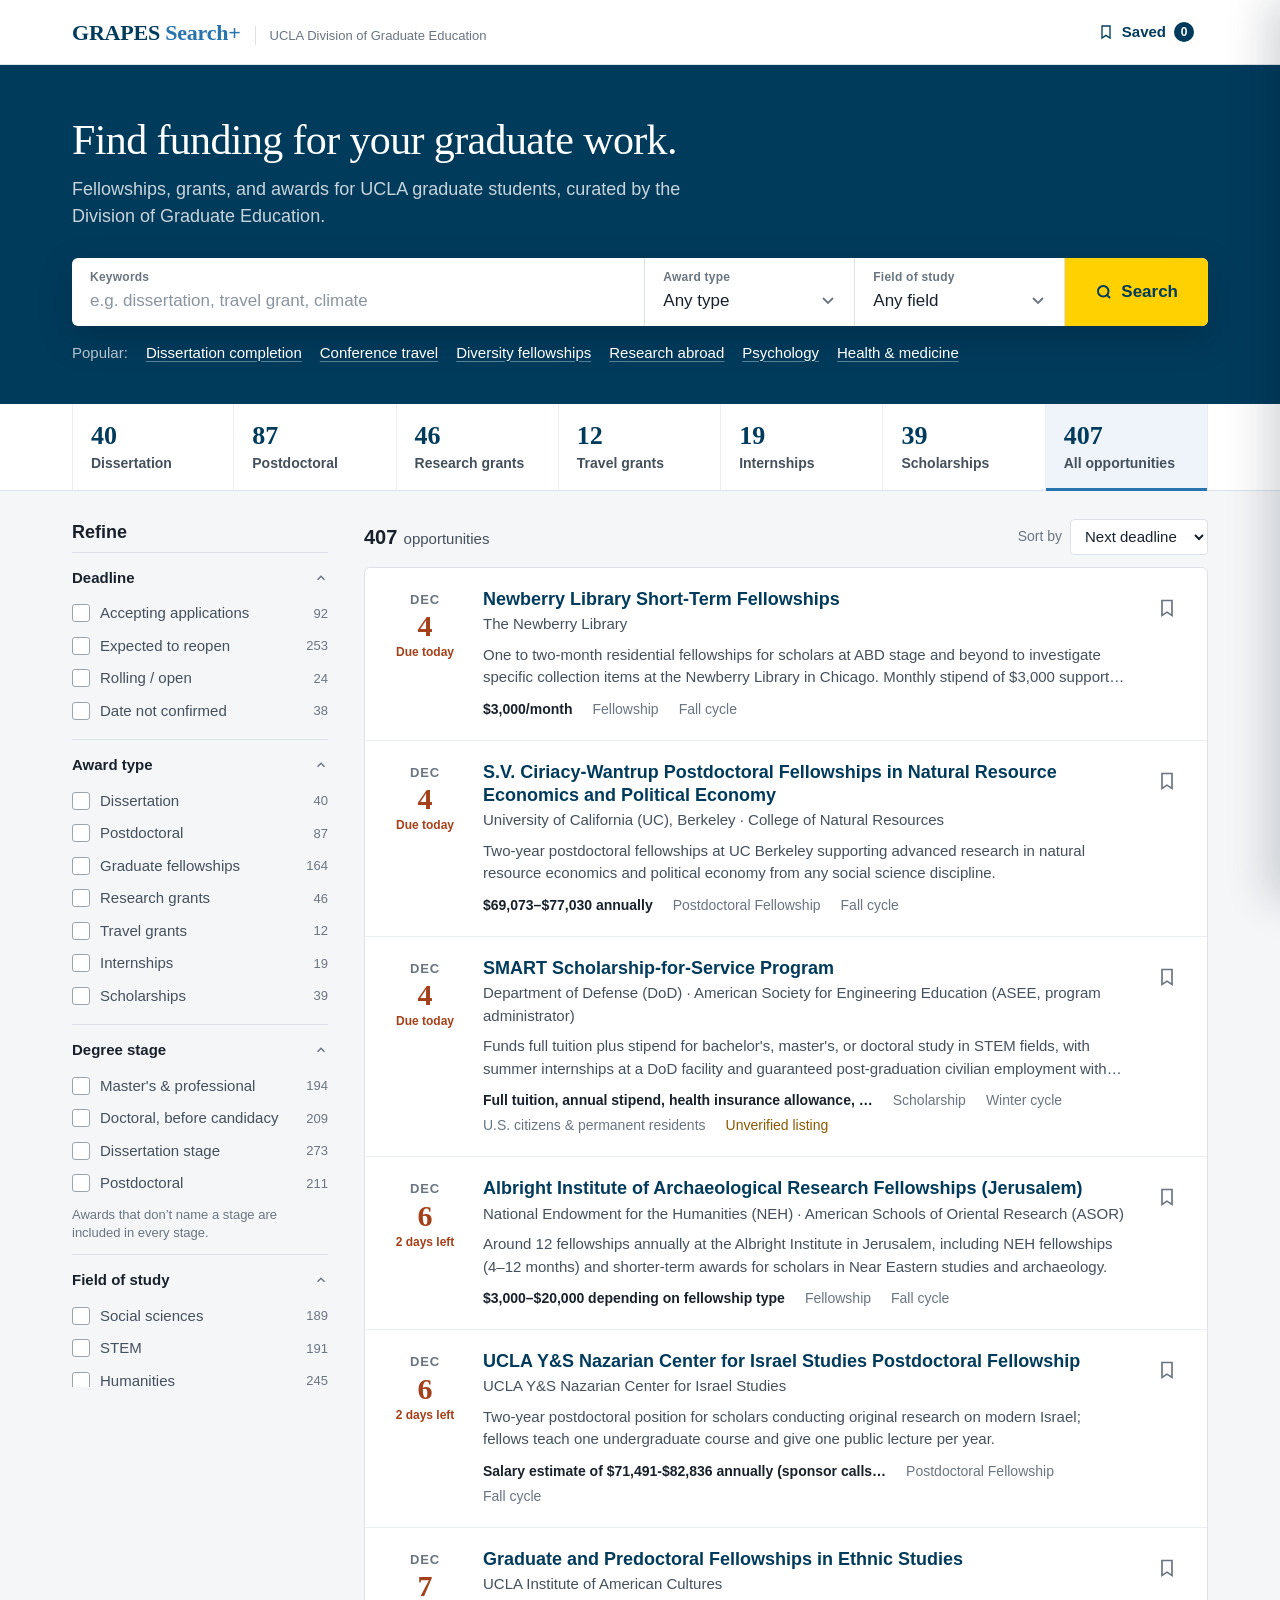
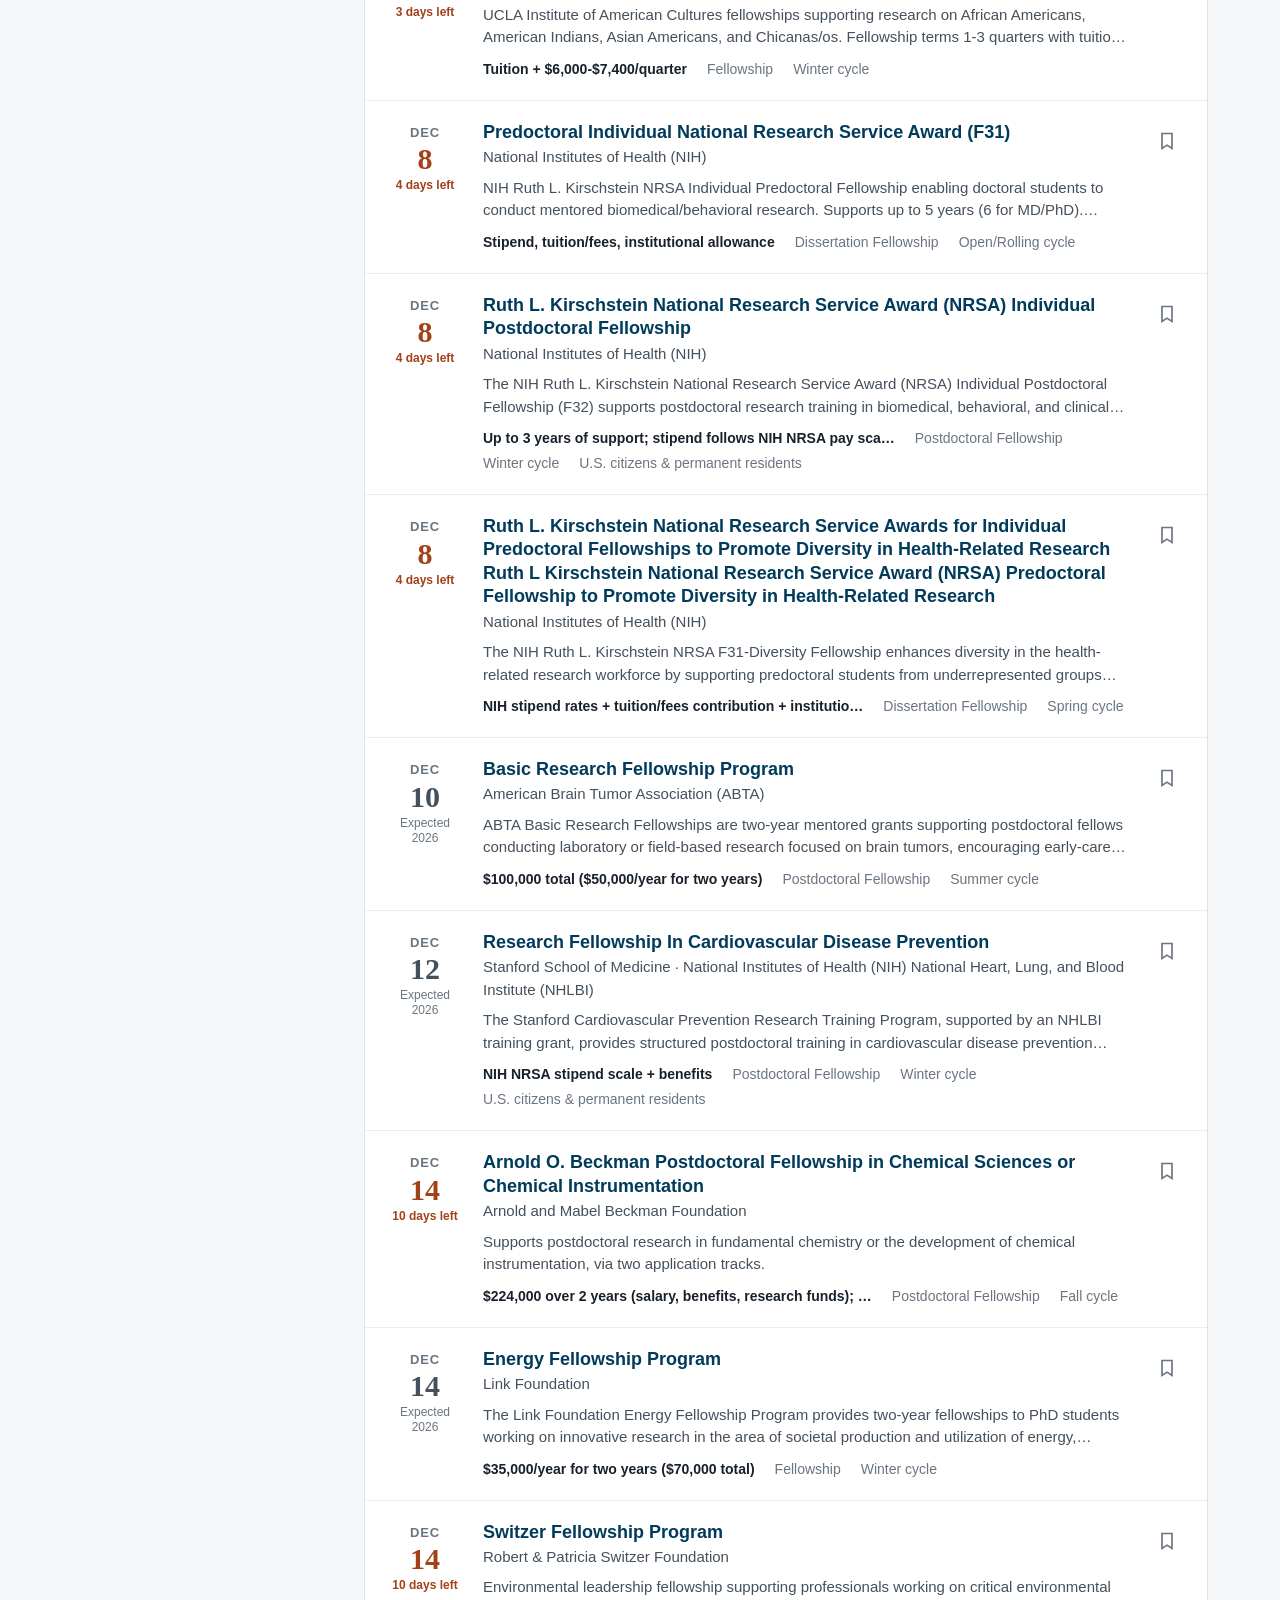
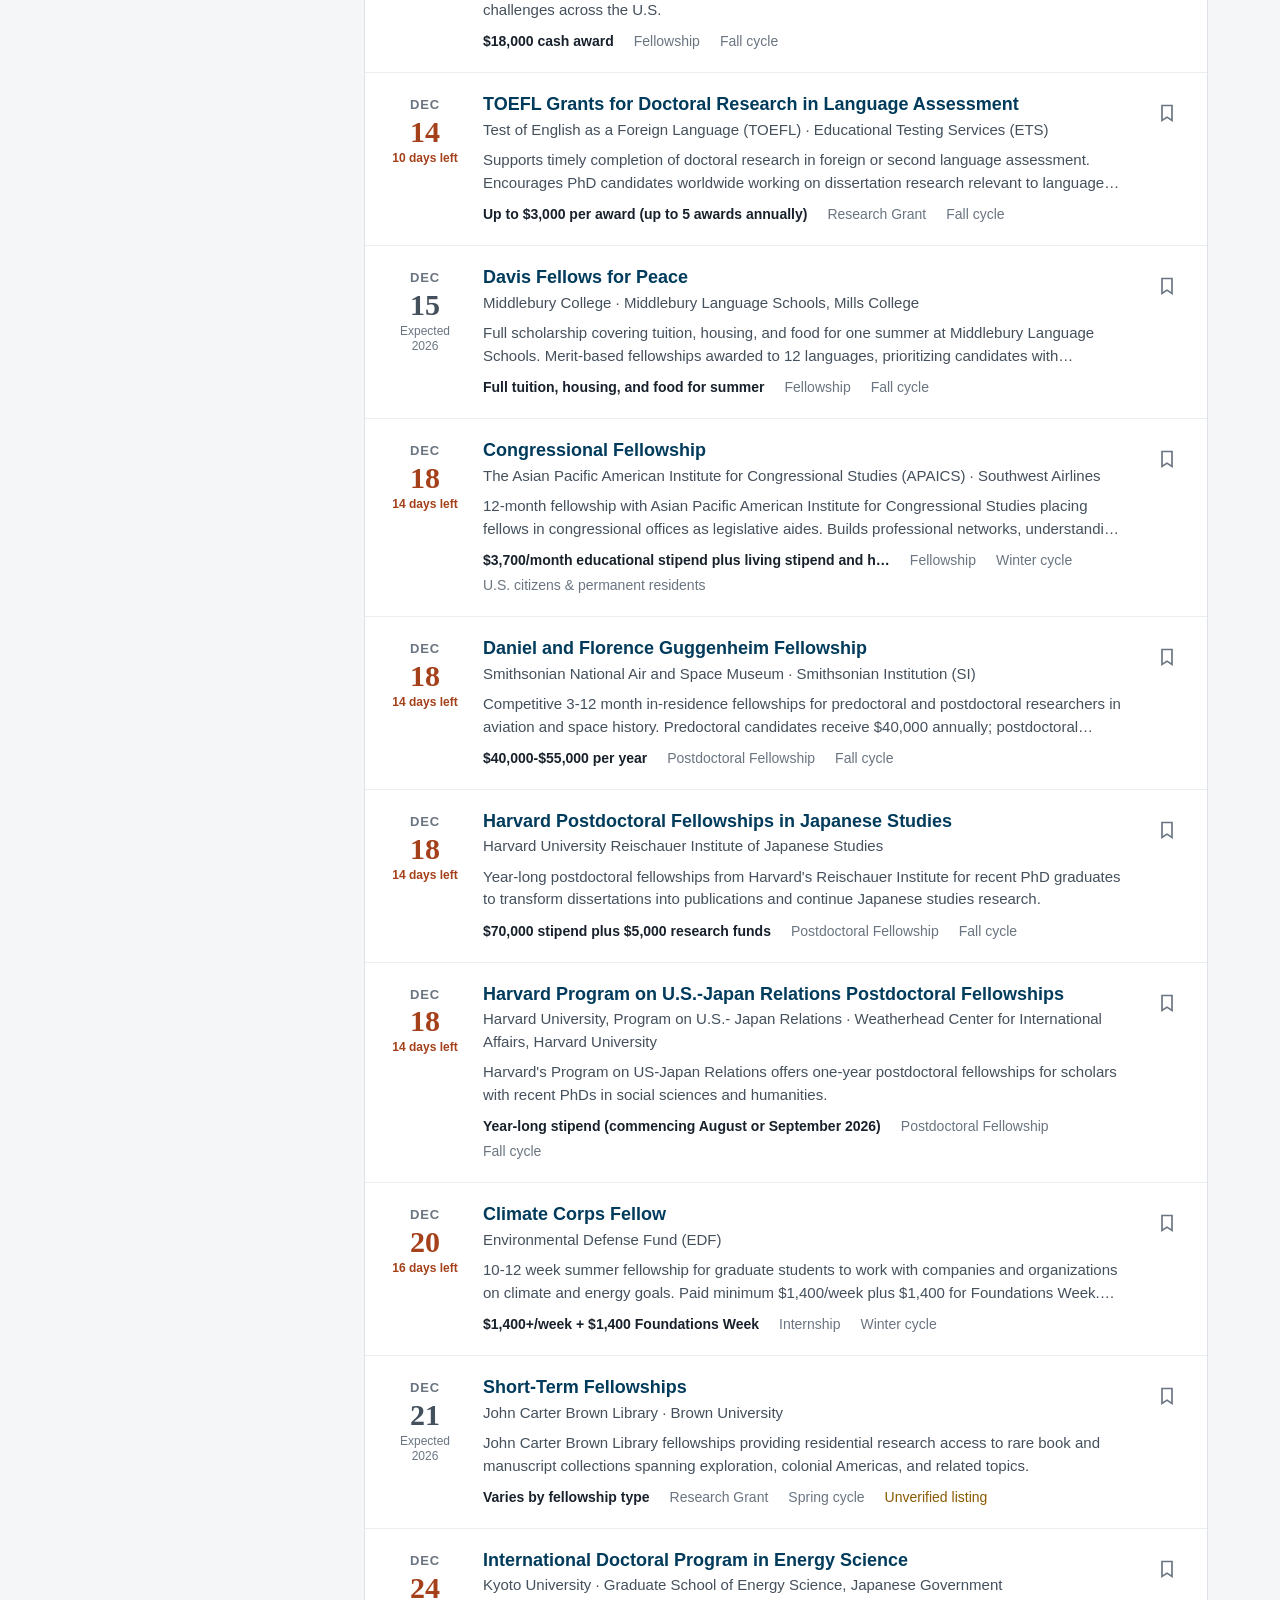
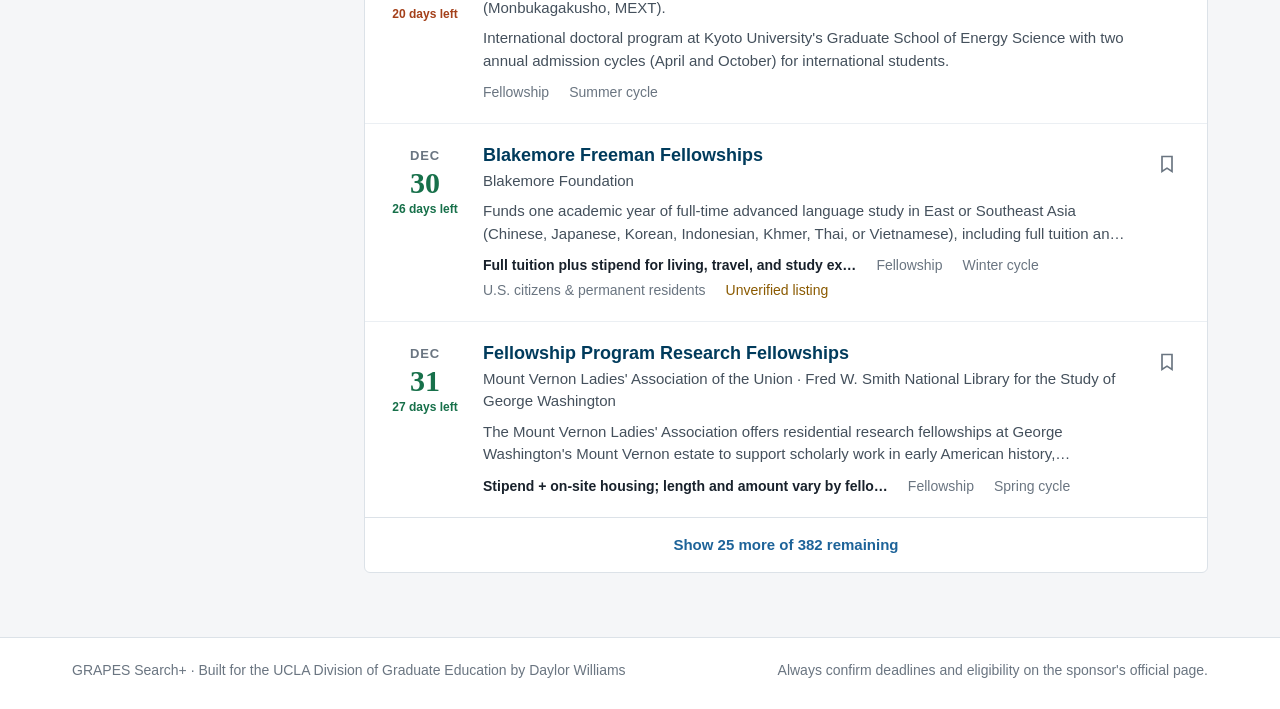
<file: index.html>
<!DOCTYPE html>
<html lang="en">
<head>
<meta charset="UTF-8"/>
<title>GRAPES Search+</title>
<meta http-equiv="refresh" content="0; url=grapes-fellowship-finder.html"/>
<link rel="canonical" href="grapes-fellowship-finder.html"/>
</head>
<body>
<p><a href="grapes-fellowship-finder.html">Open GRAPES Search+</a></p>
</body>
</html>
</file>
